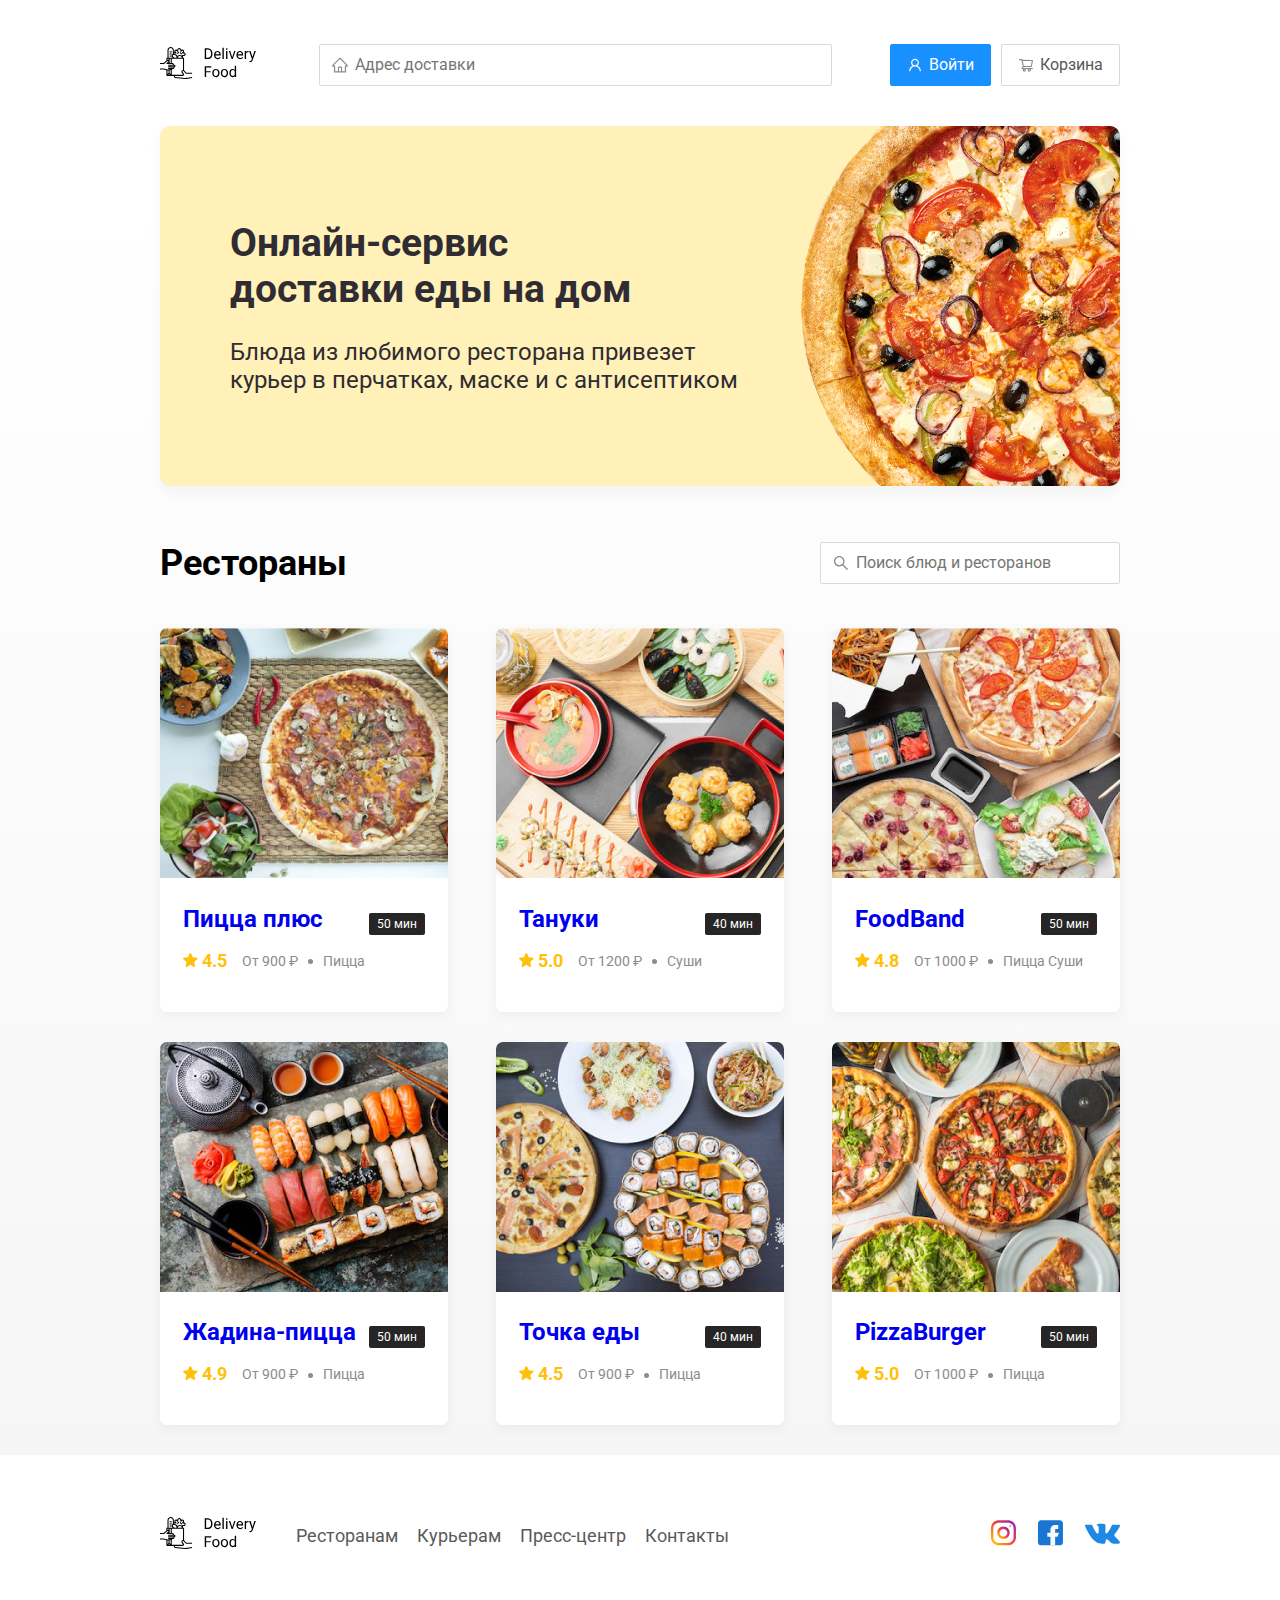
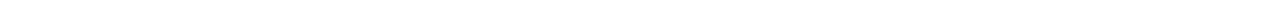
<file: index.html>
<!DOCTYPE html>
<html lang="en">

<head>
    <meta charset="UTF-8">
    <meta name="viewport" content="width=device-width, initial-scale=1.0">
    <title>Delivery food - доставка еды на дом</title>
    <link href="https://fonts.googleapis.com/css2?family=Roboto:wght@400;700&display=swap" rel="stylesheet">
    <link rel="stylesheet" href="css\normalize.css">
    <link rel="stylesheet" href="css/style.css">
</head>

<body>
    <div class="container">
        <header class='header'>
            <a href="index.html" class="logo">
                <img src="img\logo.svg" alt="Logo">
            </a>
            <input type="text" class="input input-address" placeholder="Адрес доставки">
            <div class="buttons">
                <button class="button button-primary">
                    <img src="./img/user.svg" alt="" class='button-icon'>
                    <span class="button-text">Войти</span>
                </button>
                <button class="button">
                    <img src="./img/shopping-cart.svg" alt="" class="button-icon">
                    <span class="button-text">Корзина</span>
                </button>
            </div>
        </header>
    </div>
    <!-- .container -->
    <main class="main">
        <div class="container">
            <section class="promo">
                <h1 class="promo-title">Онлайн-сервис <br /> доставки еды на дом</h1>
                <p class="promo-text">Блюда из любимого ресторана привезет курьер в перчатках, маске и с антисептиком
                </p>
            </section>

            <section class="restaurants">
                <div class="section-heading">
                    <h2 class="section-title">Рестораны</h2>
                    <input type="text" class="input input-search" placeholder="Поиск блюд и ресторанов">
                </div>
                <div class="cards">
                    <a href='restaurant.html' class="card">
                        <img src="./img/image.jpg" alt="image" class='card-image'>
                        <div class="card-text">
                            <div class="card-heading">
                                <h3 class="card-title">Пицца плюс</h3>
                                <span class="card-tag tag">50 мин</span>
                            </div>
                            <!-- card-heading -->
                            <div class="card-info">
                                <div class="rating"><img src="./img/rating.svg" alt="rating"> 4.5</div>
                                <div class="price">От 900 ₽</div>
                                <div class="category">Пицца </div>
                            </div>
                            <!-- card-info -->
                        </div>
                    </a>
                    <a href="restaurant.html" class="card">
                        <img src="./img/image (1).jpg" alt="image" class='card-image'>
                        <div class="card-text">
                            <div class="card-heading">
                                <h3 class="card-title">Тануки</h3>
                                <span class="card-tag tag">40 мин</span>
                            </div>
                            <!-- card-heading -->
                            <div class="card-info">
                                <div class="rating"><img src="./img/rating.svg" alt="rating"> 5.0</div>
                                <div class="price">От 1200 ₽</div>
                                <div class="category">Суши </div>
                            </div>
                            <!-- card-info -->
                        </div>
                    </a>
                    <a href="restaurant.html" class="card">
                        <img src="./img/image (2).jpg" alt="image" class='card-image'>
                        <div class="card-text">
                            <div class="card-heading">
                                <h3 class="card-title">FoodBand</h3>
                                <span class="card-tag tag">50 мин</span>
                            </div>
                            <!-- card-heading -->
                            <div class="card-info">
                                <div class="rating"><img src="./img/rating.svg" alt="rating"> 4.8</div>
                                <div class="price">От 1000 ₽</div>
                                <div class="category">Пицца Суши</div>
                            </div>
                            <!-- card-info -->
                        </div>
                    </a>
                    <a href="restaurant.html" class="card">
                        <img src="./img/image (3).jpg" alt="image" class='card-image'>
                        <div class="card-text">
                            <div class="card-heading">
                                <h3 class="card-title">Жадина-пицца</h3>
                                <span class="card-tag tag">50 мин</span>
                            </div>
                            <!-- card-heading -->
                            <div class="card-info">
                                <div class="rating"><img src="./img/rating.svg" alt="rating"> 4.9</div>
                                <div class="price">От 900 ₽</div>
                                <div class="category">Пицца </div>
                            </div>
                            <!-- card-info -->
                        </div>
                    </a>
                    <a href="restaurant.html" class="card">
                        <img src="./img/image (4).jpg" alt="image" class='card-image'>
                        <div class="card-text">
                            <div class="card-heading">
                                <h3 class="card-title">Точка еды</h3>
                                <span class="card-tag tag">40 мин</span>
                            </div>
                            <!-- card-heading -->
                            <div class="card-info">
                                <div class="rating"><img src="./img/rating.svg" alt="rating"> 4.5</div>
                                <div class="price">От 900 ₽</div>
                                <div class="category">Пицца </div>
                            </div>
                            <!-- card-info -->
                        </div>
                    </a>
                    <a href="restaurant.html" class="card">
                        <img src="./img/image (5).jpg" alt="image" class='card-image'>
                        <div class="card-text">
                            <div class="card-heading">
                                <h3 class="card-title">PizzaBurger</h3>
                                <span class="card-tag tag">50 мин</span>
                            </div>
                            <!-- card-heading -->
                            <div class="card-info">
                                <div class="rating"><img src="./img/rating.svg" alt="rating"> 5.0</div>
                                <div class="price">От 1000 ₽</div>
                                <div class="category">Пицца </div>
                            </div>
                            <!-- card-info -->
                        </div>
                    </a>
                    <!-- .card/ -->
                </div>
                <!-- /.cards -->
            </section>
        </div>
    </main>
    <footer class="footer">
        <div class="container">
            <div class="footer-block">
                <a href="index.html" class="logo footer-logo">
                    <img src="./img/logo.svg" alt="Logo" >
                </a>
                <nav class="footer-nav">
                    <a href="#" class="footer-link">Ресторанам</a>
                    <a href="#" class="footer-link">Курьерам</a>
                    <a href="#" class="footer-link">Пресс-центр</a>
                    <a href="#" class="footer-link">Контакты</a>
                </nav>
                <div class="social-links">
                    <a href="#" class="social-link"><img src="./img/Group 1.svg" alt="instagram"></a>
                    <a href="#" class="social-link"><img src="./img/Group 2.svg" alt="fb"></a>
                    <a href="#" class="social-link"><img src="./img/Group 3.svg" alt="vk"></a>
                </div>
            </div>
            <!-- /.footer-block -->
        </div>
    </footer>
</body>

</html>
</file>
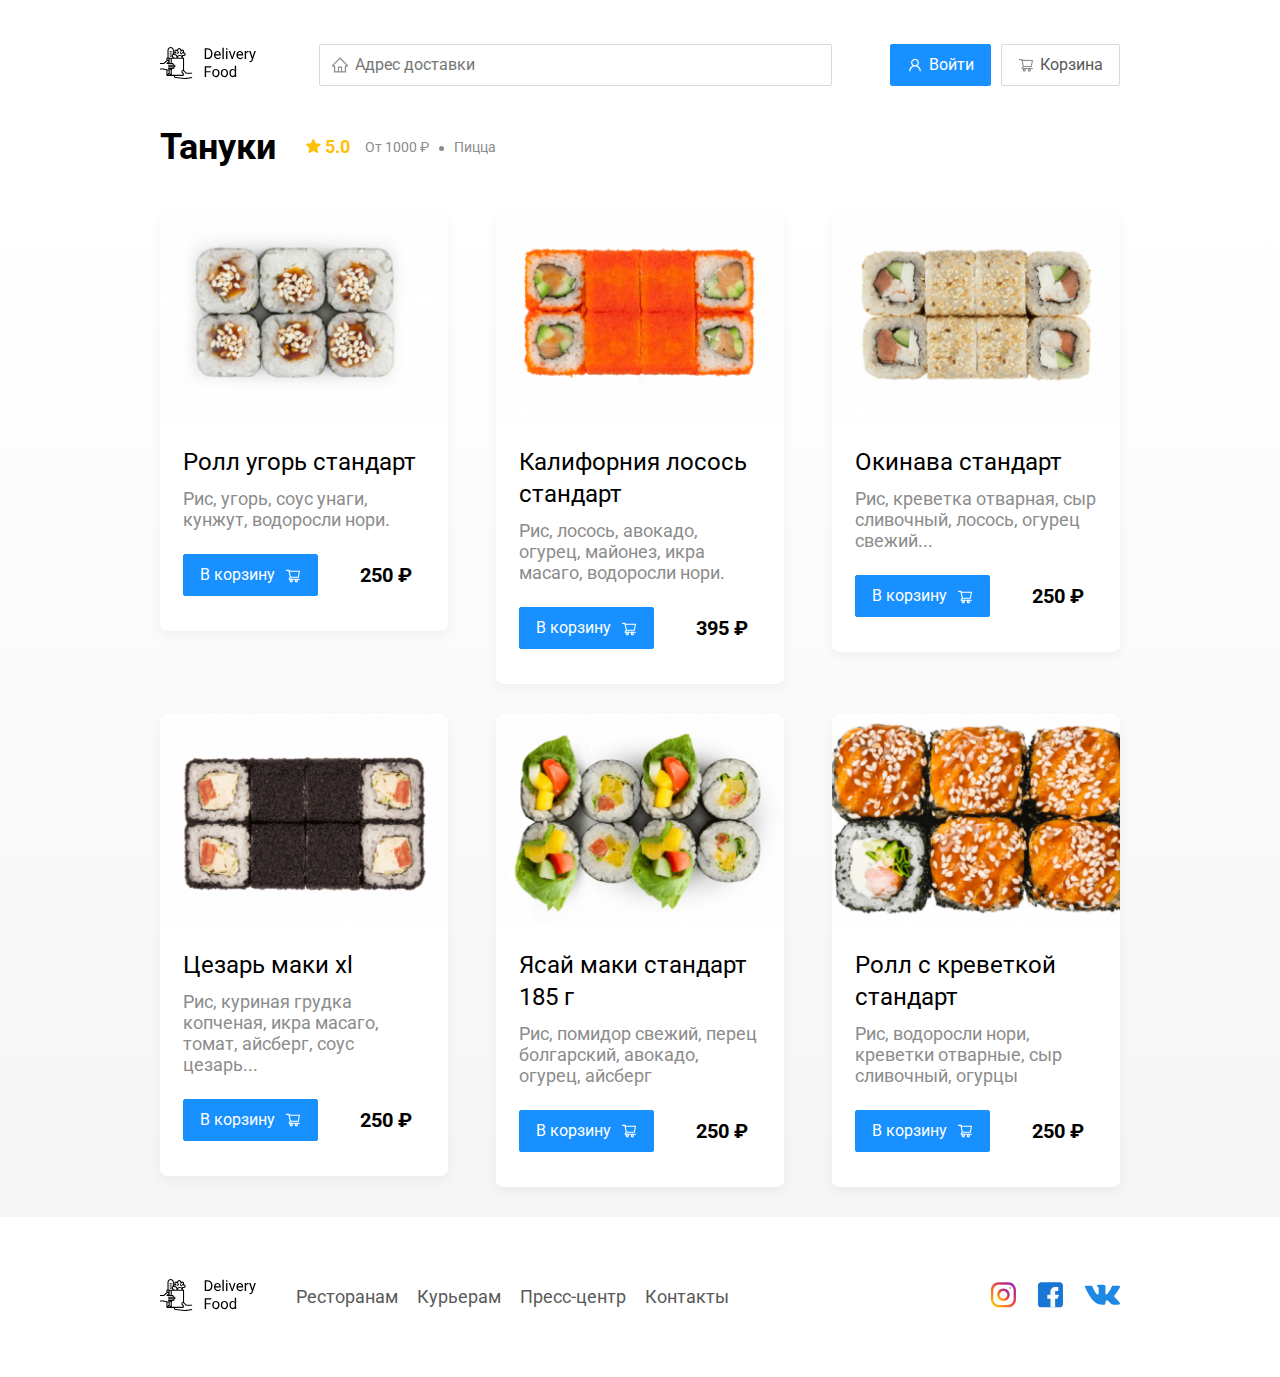
<file: restaurant.html>
<!DOCTYPE html>
<html lang="en">

<head>
    <meta charset="UTF-8">
    <meta name="viewport" content="width=device-width, initial-scale=1.0">
    <title>PizzaBurger - доставка еды на дом</title>
    <link href="https://fonts.googleapis.com/css2?family=Roboto:wght@400;700&display=swap" rel="stylesheet">
    <link rel="stylesheet" href="css\normalize.css">
    <link rel="stylesheet" href="css\animate.min.css">
    <link rel="stylesheet" href="css/style.css">
</head>

<body>
    <div class="container">
        <header class='header'>
            <a href="index.html" class="logo">
                <img src="img\logo.svg" alt="Logo">
            </a>
            <input type="text" class="input input-address" placeholder="Адрес доставки">
            <div class="buttons">
                <button class="button button-primary">
                    <img src="./img/user.svg" alt="" class='button-icon'>
                    <span class="button-text">Войти</span>
                </button>
                <button class="button" id='cart-button'>
                    <img src="./img/shopping-cart.svg" alt="" class="button-icon">
                    <span class="button-text">Корзина</span>
                </button>
            </div>
        </header>
    </div>
    <!-- .container -->
    <main class="main">
        <div class="container">

            <section class="restaurants">
                <div class="section-heading">
                    <h2 class="section-title">Тануки</h2>
                    <div class="card-info">
                        <div class="rating"><img src="./img/rating.svg" alt="rating"> 5.0</div>
                        <div class="price">От 1000 ₽</div>
                        <div class="category">Пицца </div>
                    </div>
                </div>
                <div class="cards">
                    <div class="card wow fadeInUp">
                        <img src="./img/image01.jpg" alt="image" class='card-image card-image-menu'>
                        <div class="card-text">
                            <div class="card-heading">
                                <h3 class="card-title card-title-reg">Ролл угорь стандарт</h3>
                            </div>
                            <!-- card-heading -->
                            <div class="card-info">
                                <div class="ingredients">Рис, угорь, соус унаги, кунжут, водоросли нори.</div>
                            </div>
                            <!-- card-info -->
                            <div class="card-buttons">
                                <button class="button button-primary">
                                    <span class="button-card-text">В корзину</span>
                                    <img src="./img/shopping-cart-white.svg" alt="shopping-cart"
                                        class='button-card-image'>
                                </button>
                                <strong class="card-price-bold">250 ₽</strong>
                            </div>
                        </div>
                    </div>
                    <div class="card wow fadeInUp">
                        <img src="./img/image02.jpg" alt="image" class='card-image card-image-menu'>
                        <div class="card-text">
                            <div class="card-heading">
                                <h3 class="card-title card-title-reg">Калифорния лосось стандарт</h3>
                            </div>
                            <!-- card-heading -->
                            <div class="card-info">
                                <div class="ingredients">Рис, лосось, авокадо, огурец, майонез, икра масаго, водоросли нори.</div>
                            </div>
                            <!-- card-info -->
                            <div class="card-buttons">
                                <button class="button button-primary">
                                    <span class="button-card-text">В корзину</span>
                                    <img src="./img/shopping-cart-white.svg" alt="shopping-cart"
                                        class='button-card-image'>
                                </button>
                                <strong class="card-price-bold">395 ₽</strong>
                            </div>
                        </div>
                    </div>
                    <div class="card wow fadeInUp">
                        <img src="./img/image03.jpg" alt="image" class='card-image card-image-menu'>
                        <div class="card-text">
                            <div class="card-heading">
                                <h3 class="card-title card-title-reg">Окинава стандарт</h3>
                            </div>
                            <!-- card-heading -->
                            <div class="card-info">
                                <div class="ingredients"> Рис, креветка отварная, сыр сливочный, лосось, огурец свежий...</div>
                            </div>
                            <!-- card-info -->
                            <div class="card-buttons">
                                <button class="button button-primary">
                                    <span class="button-card-text">В корзину</span>
                                    <img src="./img/shopping-cart-white.svg" alt="shopping-cart"
                                        class=' button-card-image'>
                                </button>
                                <strong class="card-price-bold">250 ₽</strong>
                            </div>
                        </div>
                    </div>
                    <div class="card wow fadeInUp">
                        <img src="./img/image04.jpg" alt="image" class='card-image card-image-menu'>
                        <div class="card-text">
                            <div class="card-heading">
                                <h3 class="card-title card-title-reg">Цезарь маки хl</h3>
                            </div>
                            <!-- card-heading -->
                            <div class="card-info">
                                <div class="ingredients">Рис, куриная грудка копченая, икра масаго, томат, айсберг, соус цезарь...</div>
                            </div>
                            <!-- card-info -->
                            <div class="card-buttons">
                                <button class="button button-primary">
                                    <span class="button-card-text">В корзину</span>
                                    <img src="./img/shopping-cart-white.svg" alt="shopping-cart"
                                        class='button-card-image'>
                                </button>
                                <strong class="card-price-bold">250 ₽</strong>
                            </div>
                        </div>
                    </div>
                    <div class="card wow fadeInUp">
                        <img src="./img/image05.jpg" alt="image" class='card-image card-image-menu'>
                        <div class="card-text">
                            <div class="card-heading">
                                <h3 class="card-title card-title-reg">Ясай маки стандарт 185 г</h3>
                            </div>
                            <!-- card-heading -->
                            <div class="card-info">
                                <div class="ingredients">Рис, помидор свежий, перец болгарский, авокадо, огурец, айсберг</div>
                            </div>
                            <!-- card-info -->
                            <div class="card-buttons">
                                <button class="button button-primary">
                                    <span class="button-card-text">В корзину</span>
                                    <img src="./img/shopping-cart-white.svg" alt="shopping-cart"
                                        class='button-card-image'>
                                </button>
                                <strong class="card-price-bold">250 ₽</strong>
                            </div>
                        </div>
                    </div>
                    <div class="card wow fadeInUp">
                        <img src="./img/image06.jpg" alt="image" class='card-image card-image-menu'>
                        <div class="card-text">
                            <div class="card-heading">
                                <h3 class="card-title card-title-reg">Ролл с креветкой стандарт</h3>
                            </div>
                            <!-- card-heading -->
                            <div class="card-info">
                                <div class="ingredients">Рис, водоросли нори, креветки отварные, сыр сливочный, огурцы</div>
                            </div>
                            <!-- card-info -->
                            <div class="card-buttons">
                                <button class="button button-primary">
                                    <span class="button-card-text">В корзину</span>
                                    <img src="./img/shopping-cart-white.svg" alt="shopping-cart"
                                        class='button-card-image'>
                                </button>
                                <strong class="card-price-bold">250 ₽</strong>
                            </div>
                        </div>
                    </div>
                    <!-- .card/ -->
                </div>
                <!-- /.cards -->
            </section>
        </div>
    </main>
    <footer class="footer">
        <div class="container">
            <div class="footer-block">
                <a href="index.html" class="logo footer-logo">
                    <img src="./img/logo.svg" alt="Logo" >
                </a>
                <nav class="footer-nav">
                    <a href="#" class="footer-link">Ресторанам</a>
                    <a href="#" class="footer-link">Курьерам</a>
                    <a href="#" class="footer-link">Пресс-центр</a>
                    <a href="#" class="footer-link">Контакты</a>
                </nav>
                <div class="social-links">
                    <a href="#" class="social-link"><img src="./img/Group 1.svg" alt="instagram"></a>
                    <a href="#" class="social-link"><img src="./img/Group 2.svg" alt="fb"></a>
                    <a href="#" class="social-link"><img src="./img/Group 3.svg" alt="vk"></a>
                </div>
            </div>
            <!-- /.footer-block -->
        </div>
    </footer>
    <div class="modal">
        <div class="modal-dialog">
            <div class="modal-header">
                <h3 class="modal-title">Корзина</h3>
                <button class='close'>&times;</button>
            </div>
            <div class="modal-body">
                <div class="food-row">
                    <span class="food-name">Ролл угорь стандарт</span>
                    <strong class="food-price">250 ₽</strong>
                    <div class="food-counter">
                        <button class="counter-button">-</button>
                        <span class="counter">1</span>
                        <button class="counter-button">+</button>
                    </div>
                </div>
                <div class="food-row">
                    <span class="food-name">Ролл угорь стандарт</span>
                    <strong class="food-price">250 ₽</strong>
                    <div class="food-counter">
                        <button class="counter-button">-</button>
                        <span class="counter">1</span>
                        <button class="counter-button">+</button>
                    </div>
                </div>
                <div class="food-row">
                    <span class="food-name">Ролл угорь стандарт</span>
                    <strong class="food-price">250 ₽</strong>
                    <div class="food-counter">
                        <button class="counter-button">-</button>
                        <span class="counter">1</span>
                        <button class="counter-button">+</button>
                    </div>
                </div>
                <div class="food-row">
                    <span class="food-name">Ролл угорь стандарт</span>
                    <strong class="food-price">250 ₽</strong>
                    <div class="food-counter">
                        <button class="counter-button">-</button>
                        <span class="counter">1</span>
                        <button class="counter-button">+</button>
                    </div>
                </div>
            </div>
            <div class="modal-footer">
                <span class="modal-pricetag">1250 ₽</span>
                <div class="footer-buttons">
                    <button class="button button-primary">Оформить заказ</button>
                    <button class="button">Отмена</button>
                </div>
            </div>
        </div>
    </div>
    <script src="js/wow.min.js"></script>
    <script src="js/main.js"></script>
</body>

</html>
</file>
<file: css/style.css>
* {
    box-sizing: border-box;
}
body {
    font-family: 'Roboto', sans-serif;
    padding-top: 44px;
}
.container {
    max-width: 1200px;
    margin: auto;
}
.header {
    display: flex;
    align-items: center;
    justify-content: space-between;
    margin-bottom: 40px;
}
.input {
    background: #FFFFFF;
    border: 1px solid #D9D9D9;
    border-radius: 2px;
    font-size: 16px;
    line-height: 24px;
    padding: 8px;
    background-repeat: no-repeat;
    background-position: left 11px center;
    padding-left: 35px;
}
.input-address {
    flex: 0.8;
    background-image: url(../img/home.svg);
    
}
.input-search {
    width: 300px;
    background-image: url(../img/search.svg);
    margin-left: auto;
}
.buttons {
    display: flex;
    align-items: center;
}
.button {
    display: flex;
    align-items: center;
    padding: 8px 16px;
    background: #FFFFFF;
    border: 1px solid #D9D9D9;
    box-sizing: border-box;
    /* ghost button shadow */
    box-shadow: 0px 0px 2px rgba(0, 0, 0, 0.0015);
    border-radius: 2px;
    color: #595959;
    font-size: 16px;
    line-height: 24px;

}
.button-primary {
    background: #1890FF;
    border: 1px solid #1890FF;
    color: #ffff;
    margin-right: 10px;
}
.button-icon {
    margin-right: 6px;
    vertical-align: middle;
}
.button-card-text {
    margin-right: 10px;
}
.promo {
    box-shadow: 0px 7px 12px rgba(158, 158, 163, 0.1);
    background: #FFF1B8 url(../img/pizza.jpeg) no-repeat top -100px right -247px / 924px;
    border-radius: 10px;
    padding: 68px 70px;
    margin-bottom: 56px;
}
.promo-title {
    font-style: normal;
    font-weight: bold;
    font-size: 39px;
    line-height: 46px;

color: #302C34;
}
.promo-text {
    font-style: normal;
    font-weight: normal;
    font-size: 24px;
    line-height: 28px;
    color: #302C34;
    max-width: 538px;
}
.main {
    background: linear-gradient(180deg, rgba(245, 245, 245, 0) 6.86%, #F5F5F5 105.82%);
}
.section-heading {
    display: flex;
    align-items: center;
    margin-bottom: 44px;
}
.section-title {
    font-style: normal;
    font-weight: bold;
    font-size: 36px;
    line-height: 42px;
    color: #000000;
    margin: 0;
    margin-right: 30px;
}
.cards {
    display: flex;
    flex-wrap: wrap;
    align-items: flex-start;
    justify-content: space-between;
}
.card {
    background: #FFFFFF;
    box-shadow: 0px 4px 12px rgba(0, 0, 0, 0.05);
    border-radius: 7px;
    overflow: hidden;
    margin-bottom: 30px;
    flex-basis: 30%;
    text-decoration: none;
}
.card-image {
    width: 384px;
    height: 250px;
    object-fit: cover;
}
.card-image-menu {
    width: 384px;
    height: 210px;
    object-fit: cover;
}
.card-text {
    padding-top: 20px;
    padding-bottom: 35px;
    padding-left: 23px;
    padding-right: 23px;
}
.card-heading {
    display: flex;
    align-items: center;
    justify-content: space-between;
}
.card-title {
    font-style: normal;
    font-weight: bold;
    font-size: 24px;
    line-height: 32px;
    margin: 0;
    margin-bottom: 10px;
}
.card-title-reg {
    font-weight: 400;
}
.card-tag {
    font-style: normal;
    font-weight: normal;
    font-size: 12px;
    line-height: 20px;
    color: #ffff;
    background: #262626;
    border-radius: 2px;
    padding: 1px 8px;
}
.card-info {
    display: flex;
    align-items: center;
    flex-wrap: nowrap;
    
}
.card-buttons {
    display: flex;
    align-items: center;
    margin-top: 24px;
}
.card-price-bold {
    font-weight: bold;
    font-size: 20px;
    line-height: 32px;
    margin-left: 32px;
}
.rating {
    margin-right: 26px;
    color: #FFC107;
    font-weight: bold;
    font-size: 18px;
    line-height: 32px;
}
.price,
.category {
    color: #8C8C8C;
    font-size: 18px;
    line-height: 32px;
}
.price {
    margin-right: 10px;
}
.ingredients {
    color: #8C8C8C;
    font-size: 18px;
    line-height: 21px;
}
.category {
    text-overflow: ellipsis;
    overflow: hidden;
    white-space: nowrap;
    max-width: 150px;
}
.price::after {
    content: '';
    width: 5px;
    height: 5px;
    background-color: #8C8C8C;
    display: inline-block;
    vertical-align: middle;
    border-radius: 50%;
    margin-left: 10px;
}
.footer {
    padding: 60px 0;
}
.footer-block {
    display: flex;
    align-items: center;
    justify-content: space-between;
}
.footer-link {
    display: inline-block;
    color: #595959;
    text-decoration: none;
    font-style: normal;
    font-weight: normal;
    font-size: 18px;
    line-height: 21px;
}
.footer-link:not(:last-child) {
    margin-right: 15px;
    
}
.footer-nav {
    margin-right: auto;
    margin-left: 35px;
}
.social-links {
    display: flex;
    align-items: center;
}
.social-link:not(:last-child) {
    margin-right: 21px;
}
.modal {
    position: fixed;
    left: 0;
    top: 0;
    width: 100%;
    height: 100%;
    background: rgba(0, 0, 0, 0.4);
    display: none;
}
.is-open {
    display: flex;
}
.modal-body {
    margin-bottom: 52px;
}
.modal-dialog {
    max-width: 780px;
    width: 95%;
    background: #FFFFFF;
    border-radius: 5px;
    margin: auto;
    padding: 40px 45px;
}
.modal-header {
    display: flex;
    align-items: center;
    justify-content: space-between;
    margin-bottom: 45px;
}
.modal-title {
    margin: 0;
    font-weight: bold;
    font-size: 36px;
    line-height: 42px;
    color: #000000;
}
.close {
    font-size: 46px;
    border: none;
    background-color: transparent;
}
.food-row {
    display: flex;
    align-items: flex-start;
    justify-content: space-between;
    padding-bottom: 8px;
    border-bottom: 1px solid #D9D9D9;
    margin-bottom: 15px;
}
.food-price {
    margin-left: auto;
    margin-right: 47px;
    font-size: 20px;
    line-height: 32px;
    font-weight: bold;
}
.food-name {
    font-weight: normal;
    font-size: 18px;
    line-height: 32px;
}
.counter-button {
    display: flex;
    align-items: center;
    justify-content: center;
    width: 39px;
    height: 32px;
    background: #FFFFFF;
    border: 1px solid #40A9FF;
    box-sizing: border-box;
    border-radius: 2px;
    font-weight: normal;
    font-size: 14px;
    line-height: 22px;
    color: #40A9FF;
}
.food-counter {
    display: flex;
    align-items: center;
}
.counter {
    font-size: 16px;
    line-height: 24px;
    margin-left: 10px;
    margin-right: 10px;
}
.modal-footer {
    display: flex;
    align-items: center;
    justify-content: space-between;
}
.footer-buttons {
    display: flex;
    align-items: center;
}
.modal-pricetag {
    background: #262626;
    border-radius: 5px;
    color: #FFFFFF;
    padding: 15px 20px;
    font-weight: bold;
    font-size: 20px;
    line-height: 23px;
}

@media (max-width: 1336px) {
    .container {
        max-width: 960px;
    }
    .promo {
        background-position: center right -300px;
        background-size: 750px;
    }
    .rating {
        margin-right: 15px;
    }
    .card-image-menu {
        width: 100%;
    }
    .category,
    .price {
        font-size: 14px;
    }
}

@media (max-width: 992px) {
    .container {
        max-width: 750px;
    }
    .promo {
        padding: 50px;
        background-size: 500px;
        background-position: center right -200px;
    }
    .promo-text {
        font-size: 18px;
        max-width: 400px;
    }
    .card {
        flex-basis: 49%;
    }
    .footer-link {
        font-size: 16px;
    }
}

@media (max-width: 768px){
    .container {
        max-width: 560px;
    }
    .card-info {
        flex-wrap: wrap;
    }
    .card .rating { 
        flex-basis: 100%;
    }
    .card-title {
        font-size: 18px;
    }
    .card-image-menu {
        width: 100%;
    }
    .promo {
        background-size: 400px;
    }
    .promo-title {
        font-size: 24px;
        line-height: 1.4;
    }
    .promo-text {
        margin-top: 0;
    }
}
@media (max-width: 578px) {
    .container {
        width: 90%;
    }
    .header {
        flex-wrap: wrap;
    }
    .input-address {
        order: 5;
        margin-top: 15px;
        flex: 1;
    }
    .promo {
        background-image: none;
    }
    .promo-title {
        margin-bottom: 10px;
    }
    .section-title {
        font-size: 20px;
    }
    .card {
        flex-basis: 100%;
    }
    .card-image {
        width: 100%;
    }
    .footer {
        padding: 30px 0;
    }
    .footer-block {
        align-items: flex-start;
    }
    .footer-nav {
        margin-left: 0;
        margin-right: 0;
        order: 0;
        display: flex;
        flex-direction: column;
        margin-right: 0px;
    }
    .footer-logo {
        order: 1;
        margin-right: 15px;
    }
    .social-links {
        order: 2;
    }
}

@media (max-width: 480px) {
    .button-text {
        display: none;
    }
    .promo {
        padding: 20px;
    }
    .section-heading {
        flex-wrap: wrap;
    }
    .footer-block {
        flex-wrap: wrap;
        flex-direction: column;
        align-items: center;
    }
    .footer-logo {
        order: 0;
        margin-bottom: 20px;
    }
    .footer-nav {
        margin-bottom: 20px;
        text-align: center;
    }
    .footer-link:not(:last-child) {
        margin-right: 0;
    }
}
</file>
